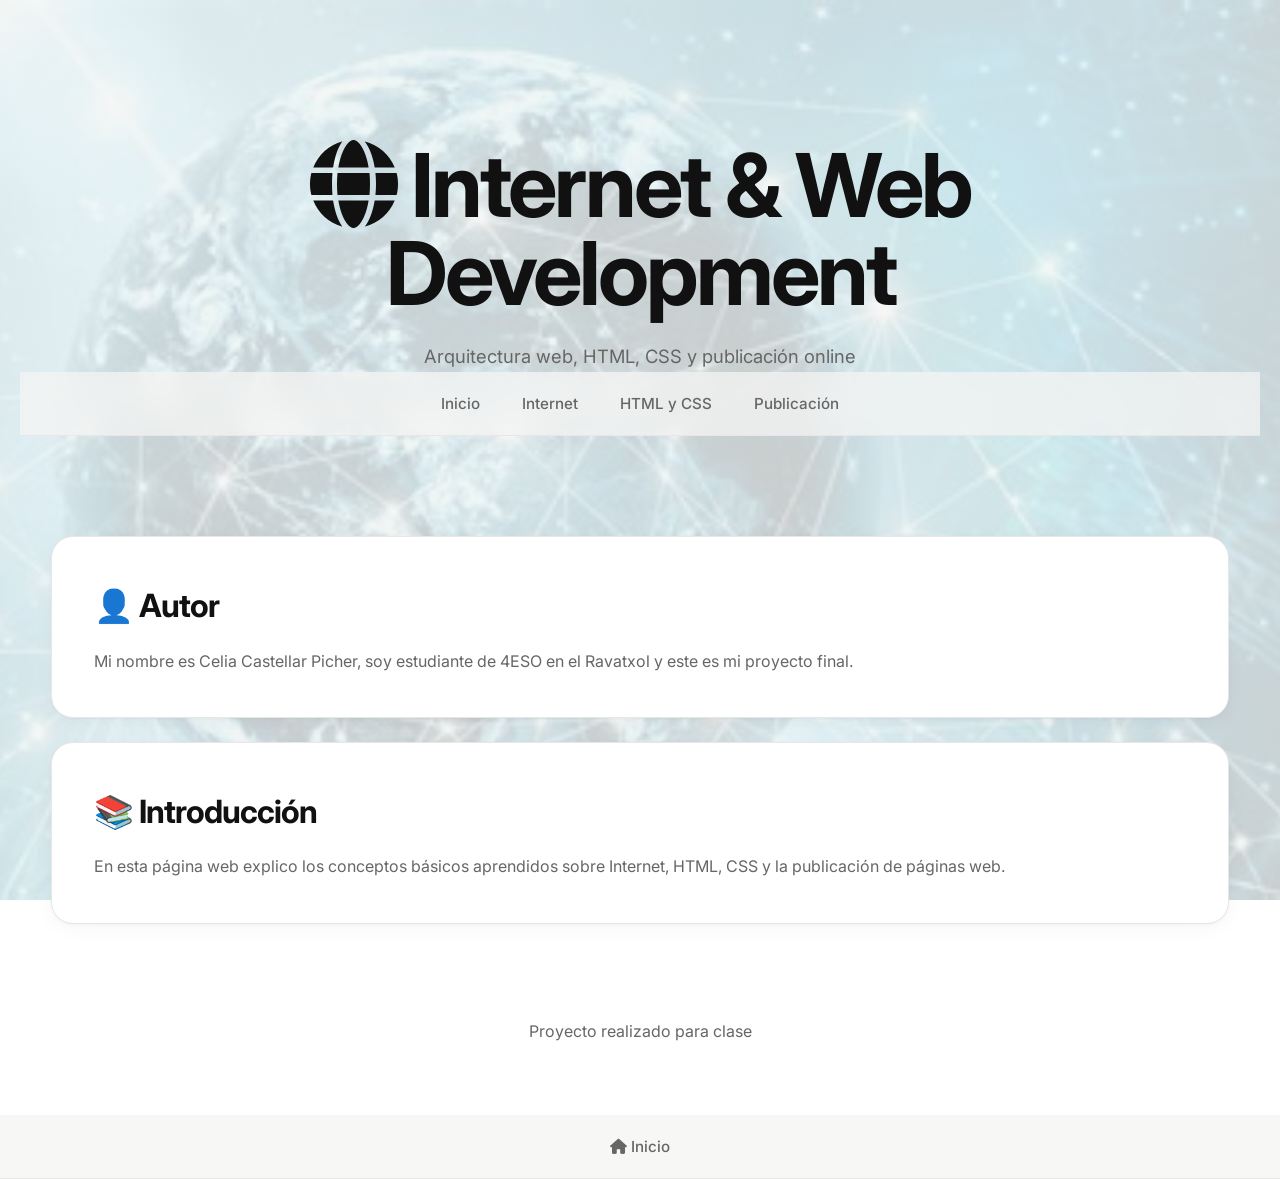
<file: index.html>
<!DOCTYPE html>
<html lang="es">
<head>
<link rel="stylesheet" href="https://cdnjs.cloudflare.com/ajax/libs/font-awesome/6.5.1/css/all.min.css">
    <meta charset="UTF-8">
    <meta name="viewport" content="width=device-width, initial-scale=1.0">
    <title>Mi Proyecto Web</title>
    <link rel="stylesheet" href="css/style.css">
</head>

<body>

<header>
    <div class="overlay">
        <h1>
            <i class="fa-solid fa-globe"></i>
            Internet & Web Development
        </h1>

        <p>
            Arquitectura web, HTML, CSS y publicación online
        </p>
    </div>

    <nav>
        <ul>
            <li><a href="index.html">Inicio</a></li>
            <li><a href="internet.html">Internet</a></li>
            <li><a href="html-css.html">HTML y CSS</a></li>
            <li><a href="publicacion.html">Publicación</a></li>
        </ul>
    </nav>
</header>

<main>

<section>
    <h2>👤 Autor</h2>
    <p>Mi nombre es Celia Castellar Picher, soy estudiante de 4ESO en el Ravatxol y este es mi proyecto final.</p>
</section>

<section>
    <h2>📚 Introducción</h2>
    <p>
        En esta página web explico los conceptos básicos aprendidos
        sobre Internet, HTML, CSS y la publicación de páginas web.
    </p>
</section>


</main>

<footer>
    <p>Proyecto realizado para clase</p>
</footer>
<nav>
    <ul>
        <li>
            <a href="index.html">
                <i class="fa-solid fa-house"></i>
                Inicio
            </a>
        </li>
</body>
</html>
</file>
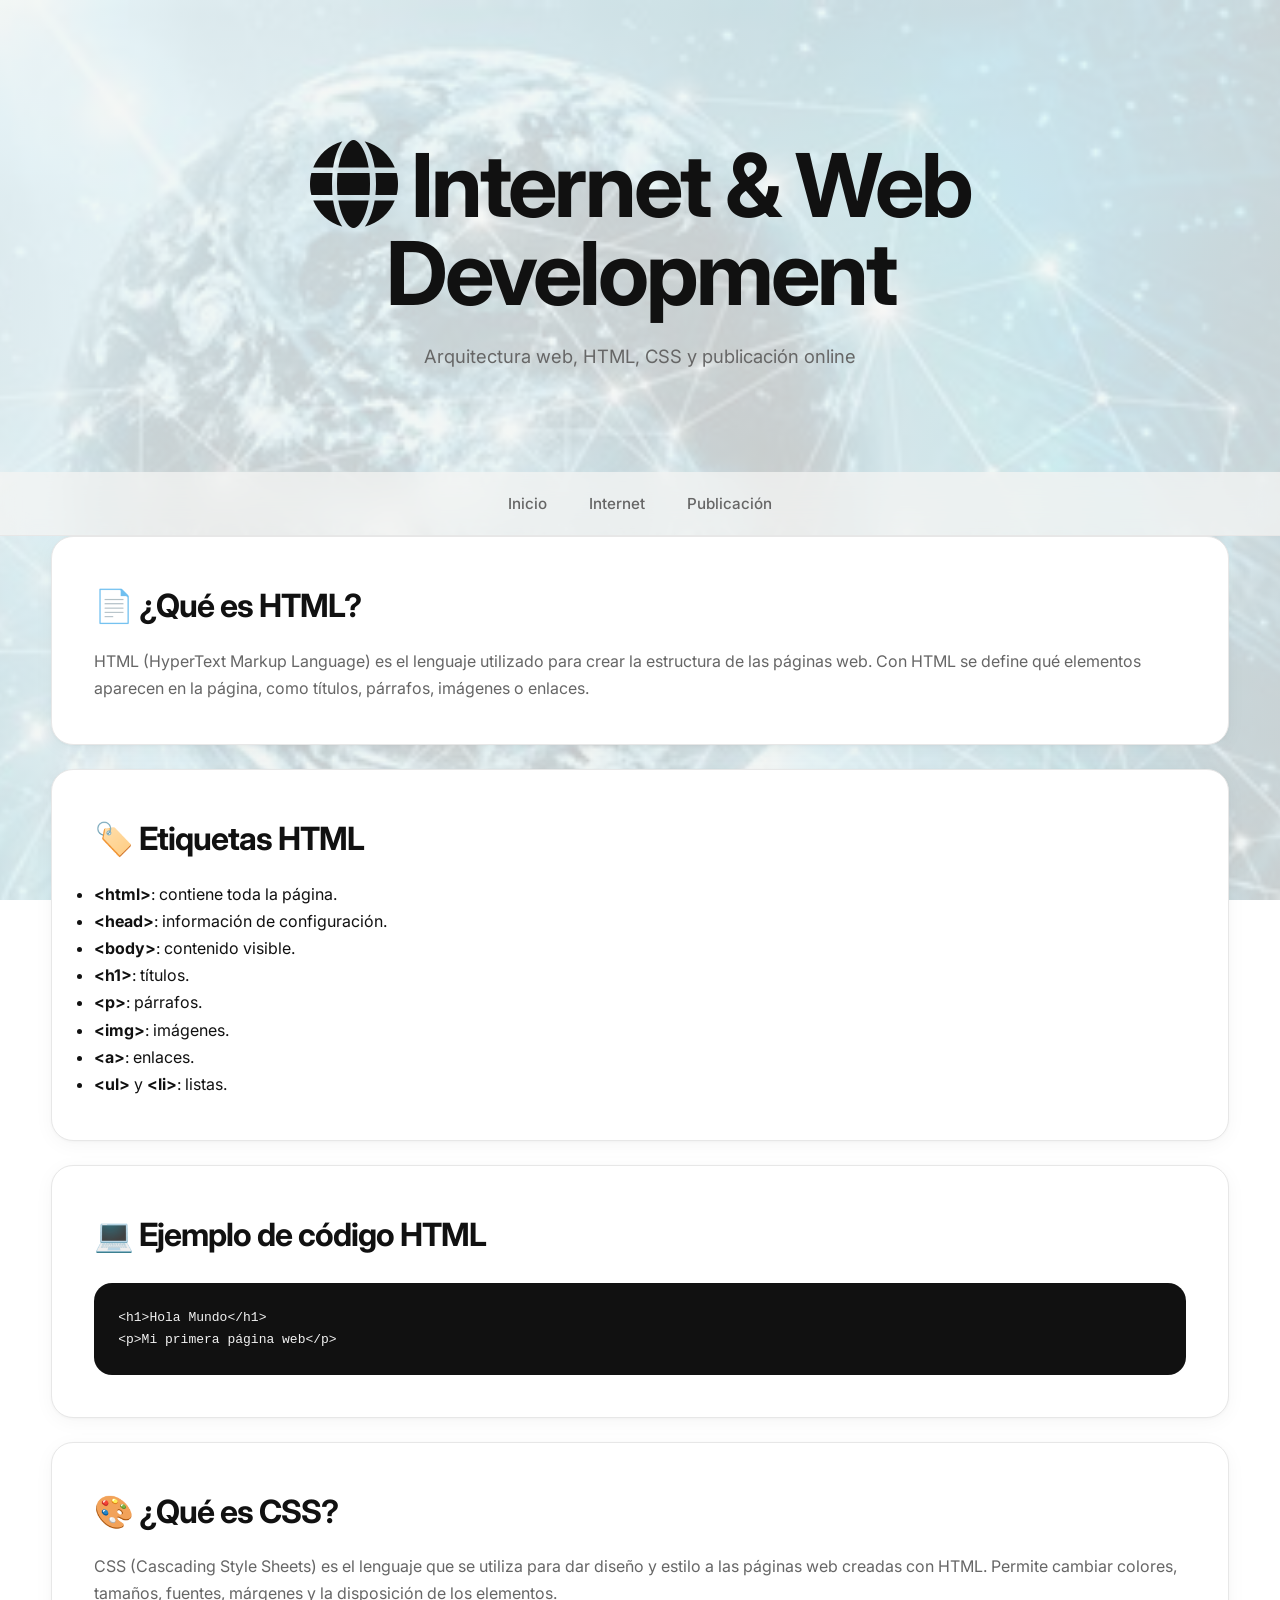
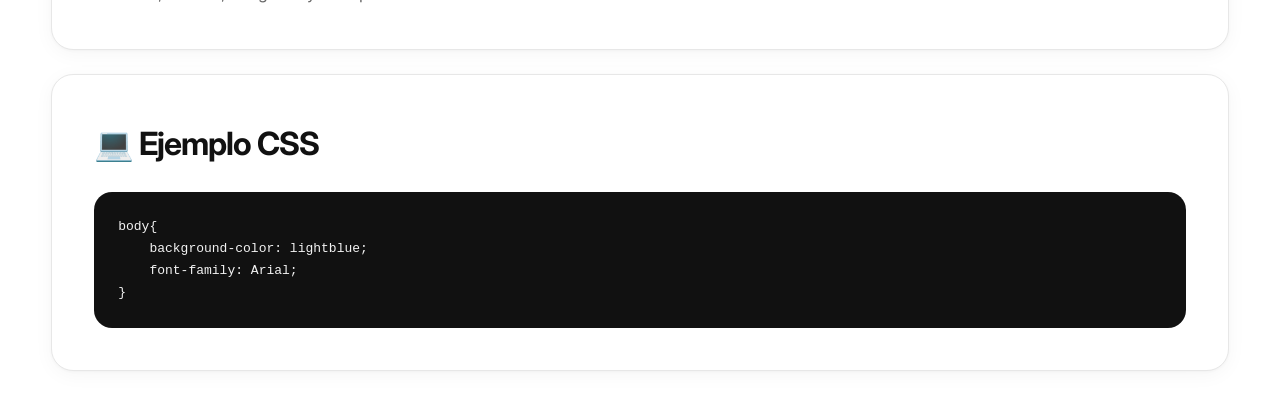
<file: html-css.html>
<!DOCTYPE html>
<html lang="es">
<head>
<link rel="stylesheet" href="https://cdnjs.cloudflare.com/ajax/libs/font-awesome/6.5.1/css/all.min.css">
    <meta charset="UTF-8">
    <title>HTML y CSS</title>
    <link rel="stylesheet" href="css/style.css">
</head>

<body>


<header>
    <div class="overlay">
        <h1>
            <i class="fa-solid fa-globe"></i>
            Internet & Web Development
        </h1>

        <p>
            Arquitectura web, HTML, CSS y publicación online
        </p>
    </div>
</header>

<nav>
    <ul>
        <li><a href="index.html">Inicio</a></li>
        <li><a href="internet.html">Internet</a></li>
        <li><a href="publicacion.html">Publicación</a></li>
    </ul>
</nav>

<main>

<section>
    <h2>📄 ¿Qué es HTML?</h2>
    <p>
       HTML (HyperText Markup Language) es el lenguaje utilizado para crear la estructura de las páginas web. Con HTML se define qué elementos aparecen en la página, como títulos, párrafos, imágenes o enlaces.
    </p>
</section>

<section>
    <h2>🏷️ Etiquetas HTML</h2>

    <ul>
        <li><strong>&lt;html&gt;</strong>: contiene toda la página.</li>
        <li><strong>&lt;head&gt;</strong>: información de configuración.</li>
        <li><strong>&lt;body&gt;</strong>: contenido visible.</li>
        <li><strong>&lt;h1&gt;</strong>: títulos.</li>
        <li><strong>&lt;p&gt;</strong>: párrafos.</li>
        <li><strong>&lt;img&gt;</strong>: imágenes.</li>
        <li><strong>&lt;a&gt;</strong>: enlaces.</li>
        <li><strong>&lt;ul&gt;</strong> y <strong>&lt;li&gt;</strong>: listas.</li>
    </ul>
</section>

<section>
    <h2>💻 Ejemplo de código HTML</h2>

<pre>
&lt;h1&gt;Hola Mundo&lt;/h1&gt;
&lt;p&gt;Mi primera página web&lt;/p&gt;
</pre>

</section>

<section>
    <h2>🎨 ¿Qué es CSS?</h2>
    <p>
     CSS (Cascading Style Sheets) es el lenguaje que se utiliza para dar diseño y estilo a las páginas web creadas con HTML. Permite cambiar colores, tamaños, fuentes, márgenes y la disposición de los elementos.
</section>

<section>
    <h2>💻 Ejemplo CSS</h2>

<pre>
body{
    background-color: lightblue;
    font-family: Arial;
}
</pre>

</section>


</main>

</body>
</html>
</file>
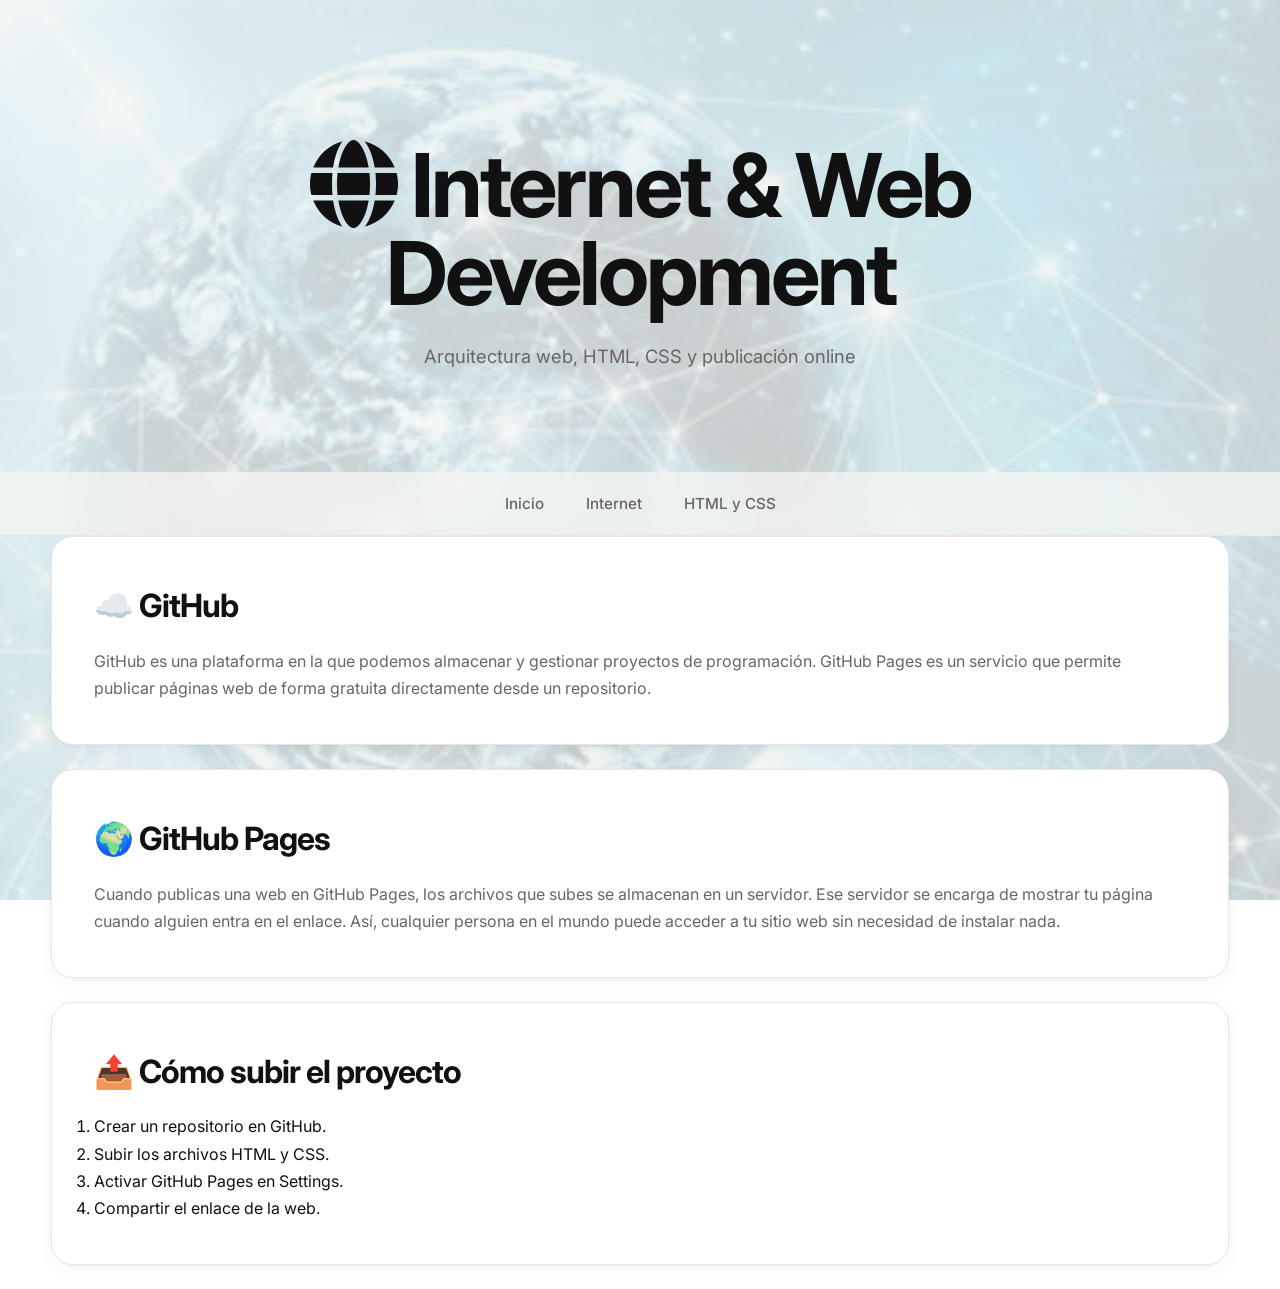
<file: publicacion.html>
<!DOCTYPE html>
<html lang="es">
<head>
<link rel="stylesheet" href="https://cdnjs.cloudflare.com/ajax/libs/font-awesome/6.5.1/css/all.min.css">
    <meta charset="UTF-8">
    <title>Publicación Web</title>
    <link rel="stylesheet" href="css/style.css">
</head>

<body>

<header>
    <div class="overlay">
        <h1>
            <i class="fa-solid fa-globe"></i>
            Internet & Web Development
        </h1>

        <p>
            Arquitectura web, HTML, CSS y publicación online
        </p>
    </div>

</header>

<nav>
    <ul>
        <li><a href="index.html">Inicio</a></li>
        <li><a href="internet.html">Internet</a></li>
        <li><a href="html-css.html">HTML y CSS</a></li>
    </ul>
</nav>

<main>

<section>
    <h2>☁️ GitHub</h2>
    <p>
        GitHub es una plataforma en la que podemos almacenar y gestionar proyectos de programación. GitHub Pages es un servicio que permite publicar páginas web de forma gratuita directamente desde un repositorio.
    </p>
</section>

<section>
    <h2>🌍 GitHub Pages</h2>
    <p>Cuando publicas una web en GitHub Pages, los archivos que subes se almacenan en un servidor. Ese servidor se encarga de mostrar tu página cuando alguien entra en el enlace. Así, cualquier persona en el mundo puede acceder a tu sitio web sin necesidad de instalar nada.
    </p>
</section>

<section>
    <h2>📤 Cómo subir el proyecto</h2>

    <ol>
        <li>Crear un repositorio en GitHub.</li>
        <li>Subir los archivos HTML y CSS.</li>
        <li>Activar GitHub Pages en Settings.</li>
        <li>Compartir el enlace de la web.</li>
    </ol>
</section>


</main>

</body>
</html>
</file>
<file: css/style.css>
@import url('https://fonts.googleapis.com/css2?family=Inter:wght@300;400;500;600;700&display=swap');

:root{
    --bg: #f5f5f3;
    --surface: #ffffff;

    --text: #111111;
    --muted: #666666;

    --border: #e7e7e7;

    --accent: #1c1c1c;

    --radius: 22px;

    --shadow:
        0 4px 20px rgba(0,0,0,0.04),
        0 1px 3px rgba(0,0,0,0.03);
}

*{
    margin:0;
    padding:0;
    box-sizing:border-box;
}

    body{
    font-family:'Inter',sans-serif;

    background:
        linear-gradient(rgba(245,245,243,0.82), rgba(245,245,243,0.82)),
        url("internet.jpg");

    background-size: cover;
    background-position: center;
    background-attachment: fixed;

    color:var(--text);
    line-height:1.7;
}

/* NAV */

nav{
    position:sticky;
    top:0;

    backdrop-filter: blur(14px);

    background: rgba(245,245,243,0.75);

    border-bottom:1px solid var(--border);

    z-index:1000;
}

nav ul{
    display:flex;
    justify-content:center;
    align-items:center;

    gap:10px;

    list-style:none;

    padding:18px;
}

nav a{
    text-decoration:none;
    color:var(--muted);

    font-size:0.95rem;
    font-weight:500;

    padding:10px 16px;

    border-radius:999px;

    transition:0.25s;
}

nav a:hover{
    background:#ebebeb;
    color:var(--text);
}

/* HERO */

header{
    padding:140px 20px 100px;
    text-align:center;
}

header h1{
    font-size:clamp(3rem,7vw,5.5rem);

    line-height:1;

    letter-spacing:-3px;

    font-weight:700;

    max-width:950px;

    margin:auto auto 24px;
}

header p{
    max-width:720px;

    margin:auto;

    color:var(--muted);

    font-size:1.15rem;
}

/* BUTTONS */

.hero-buttons{
    display:flex;
    justify-content:center;
    gap:14px;

    margin-top:40px;

    flex-wrap:wrap;
}

.btn{
    text-decoration:none;

    padding:15px 24px;

    border-radius:14px;

    font-weight:600;

    transition:0.3s;
}

.btn-dark{
    background:var(--accent);
    color:white;
}

.btn-dark:hover{
    transform:translateY(-2px);
}

.btn-light{
    background:white;
    color:var(--text);

    border:1px solid var(--border);
}

.btn-light:hover{
    background:#f0f0f0;
}

/* MAIN */

main{
    width:92%;
    max-width:1180px;
    margin:auto;
}

/* SECTIONS */

section{
    background:var(--surface);

    border:1px solid var(--border);

    border-radius:var(--radius);

    padding:42px;

    margin-bottom:24px;

    box-shadow:var(--shadow);

    transition:0.3s;
}

section:hover{
    transform:translateY(-3px);
}

section h2{
    font-size:2rem;

    margin-bottom:14px;

    letter-spacing:-1px;
}

section p{
    color:var(--muted);
}

/* GRID */

.grid{
    display:grid;
    grid-template-columns:repeat(auto-fit,minmax(280px,1fr));
    gap:24px;
}

/* CARDS */

.card{
    padding:28px;

    border-radius:18px;

    background:#fafafa;

    border:1px solid var(--border);
}

/* IMAGES */

img{
    width:100%;

    border-radius:18px;

    margin-top:24px;
}

/* CODE */

pre{
    background:#111;

    color:#f3f3f3;

    padding:24px;

    border-radius:18px;

    overflow:auto;

    margin-top:20px;
}

/* FOOTER */

footer{
    text-align:center;

    padding:70px 20px;

    color:var(--muted);
}

/* RESPONSIVE */

@media(max-width:768px){

    header{
        padding-top:100px;
    }

    section{
        padding:28px;
    }

    nav ul{
        flex-wrap:wrap;
    }

}
</file>
